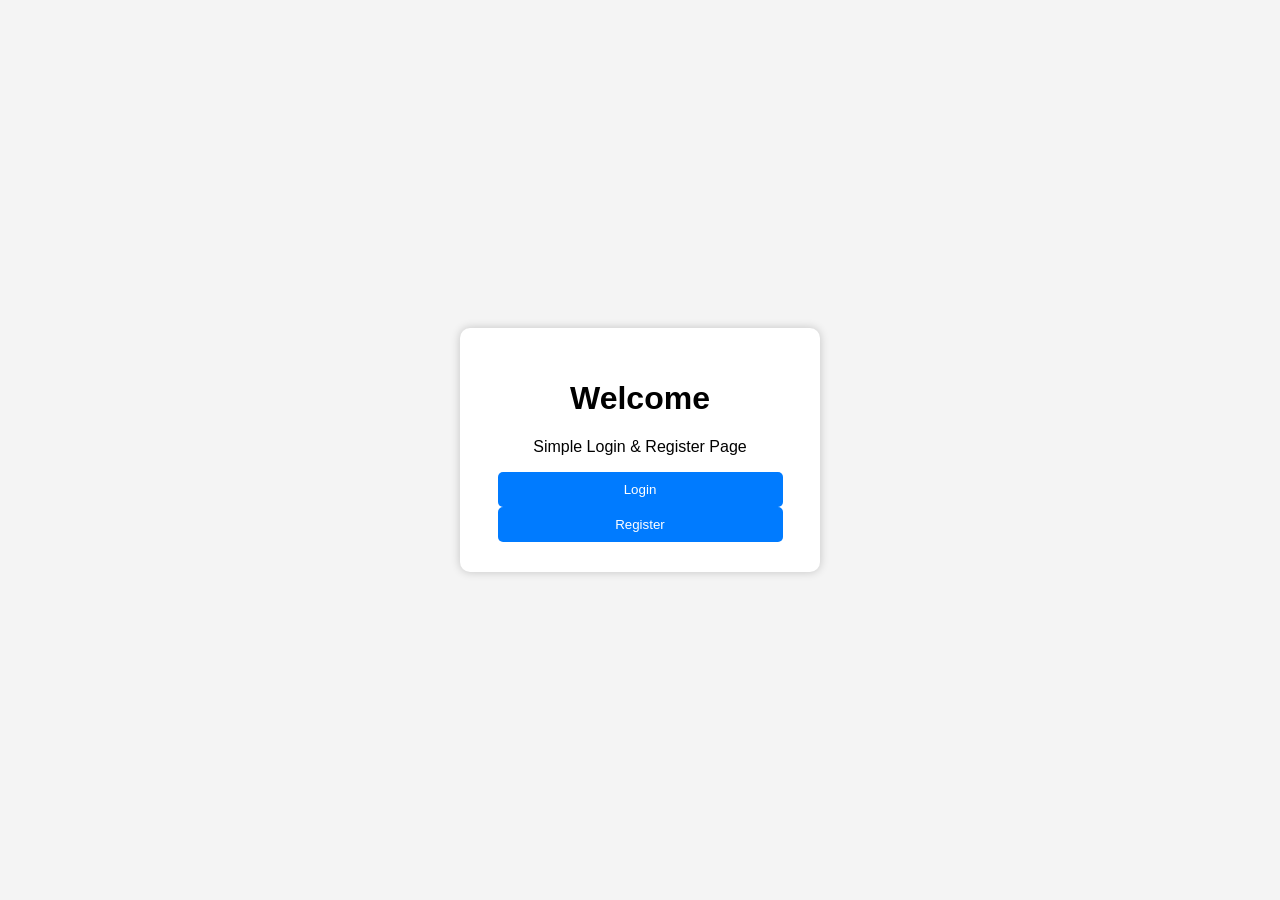
<file: index.html>
<!DOCTYPE html><html><head><title>Home</title><link rel="stylesheet" href="style.css"></head><body><div class="box"><h1>Welcome</h1><p>Simple Login & Register Page</p><a href="login.html"><button>Login</button></a><a href="register.html"><button>Register</button></a></div></body></html>
</file>
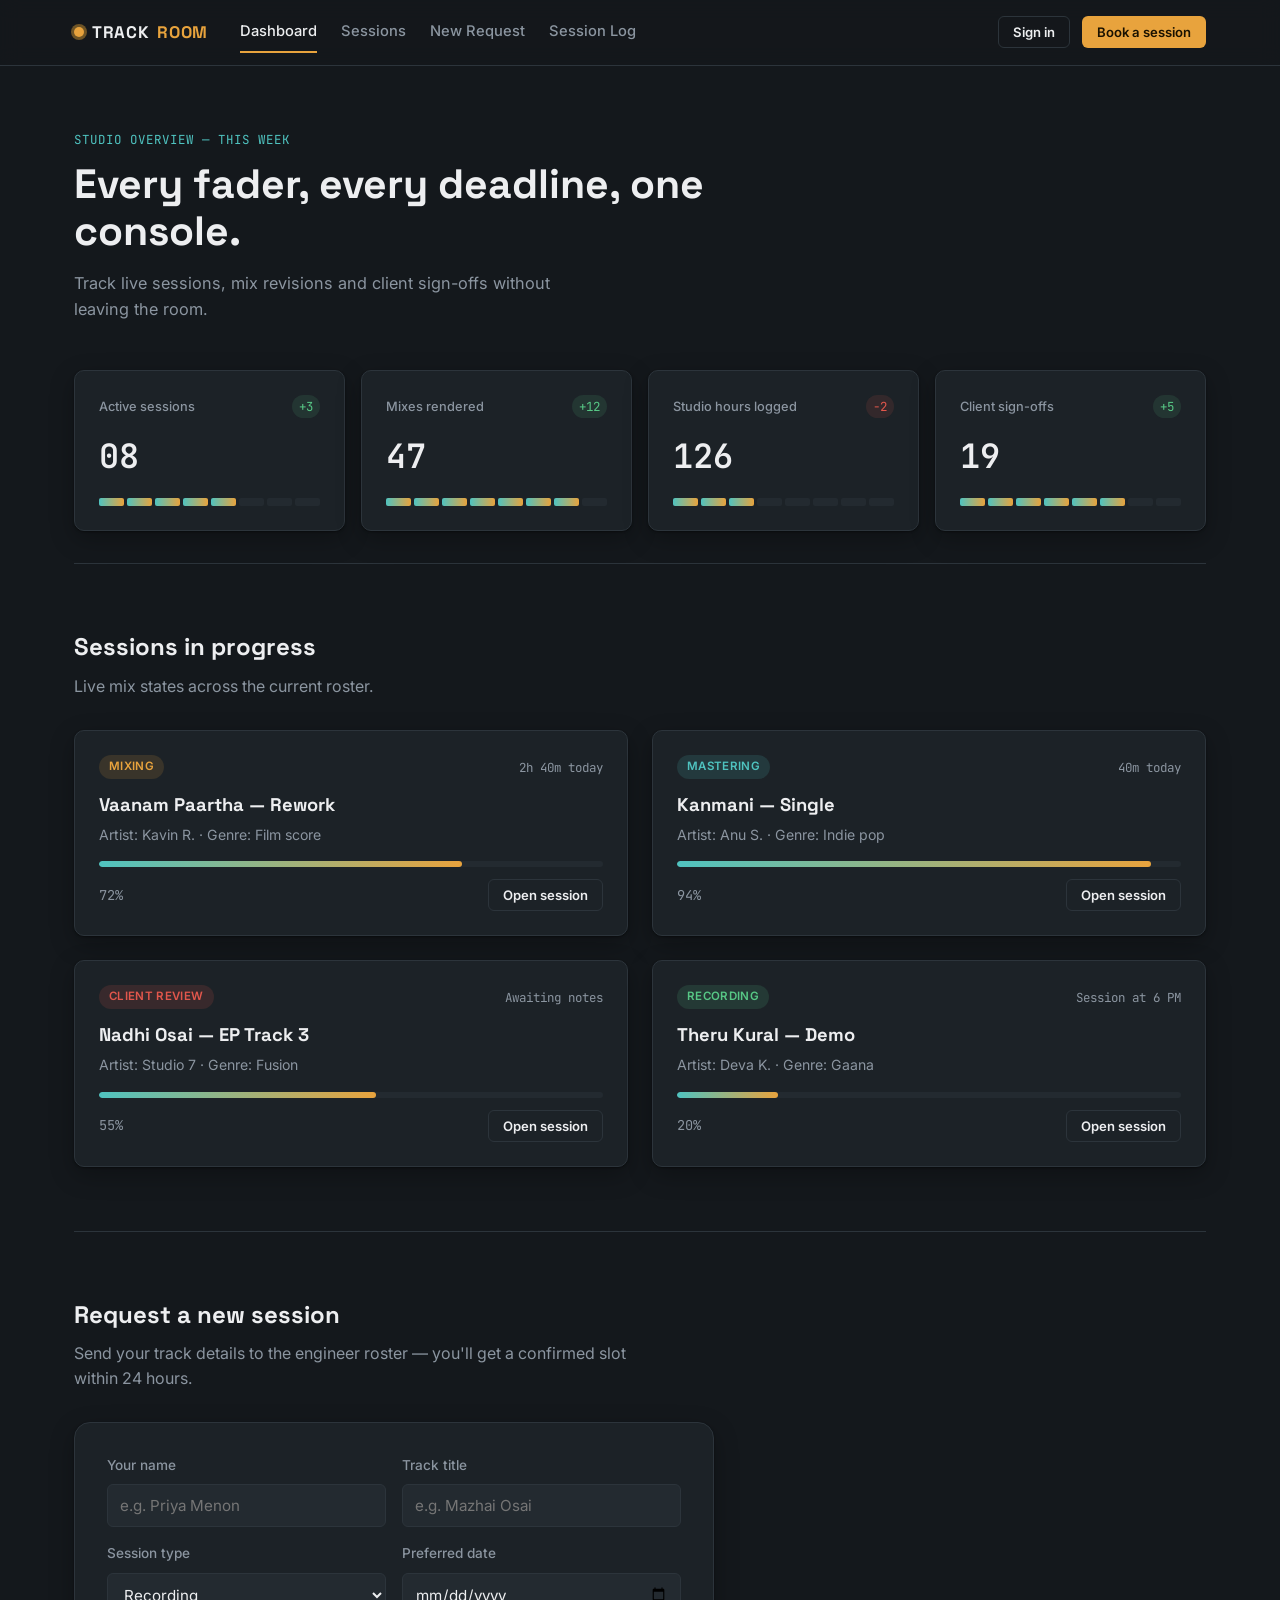
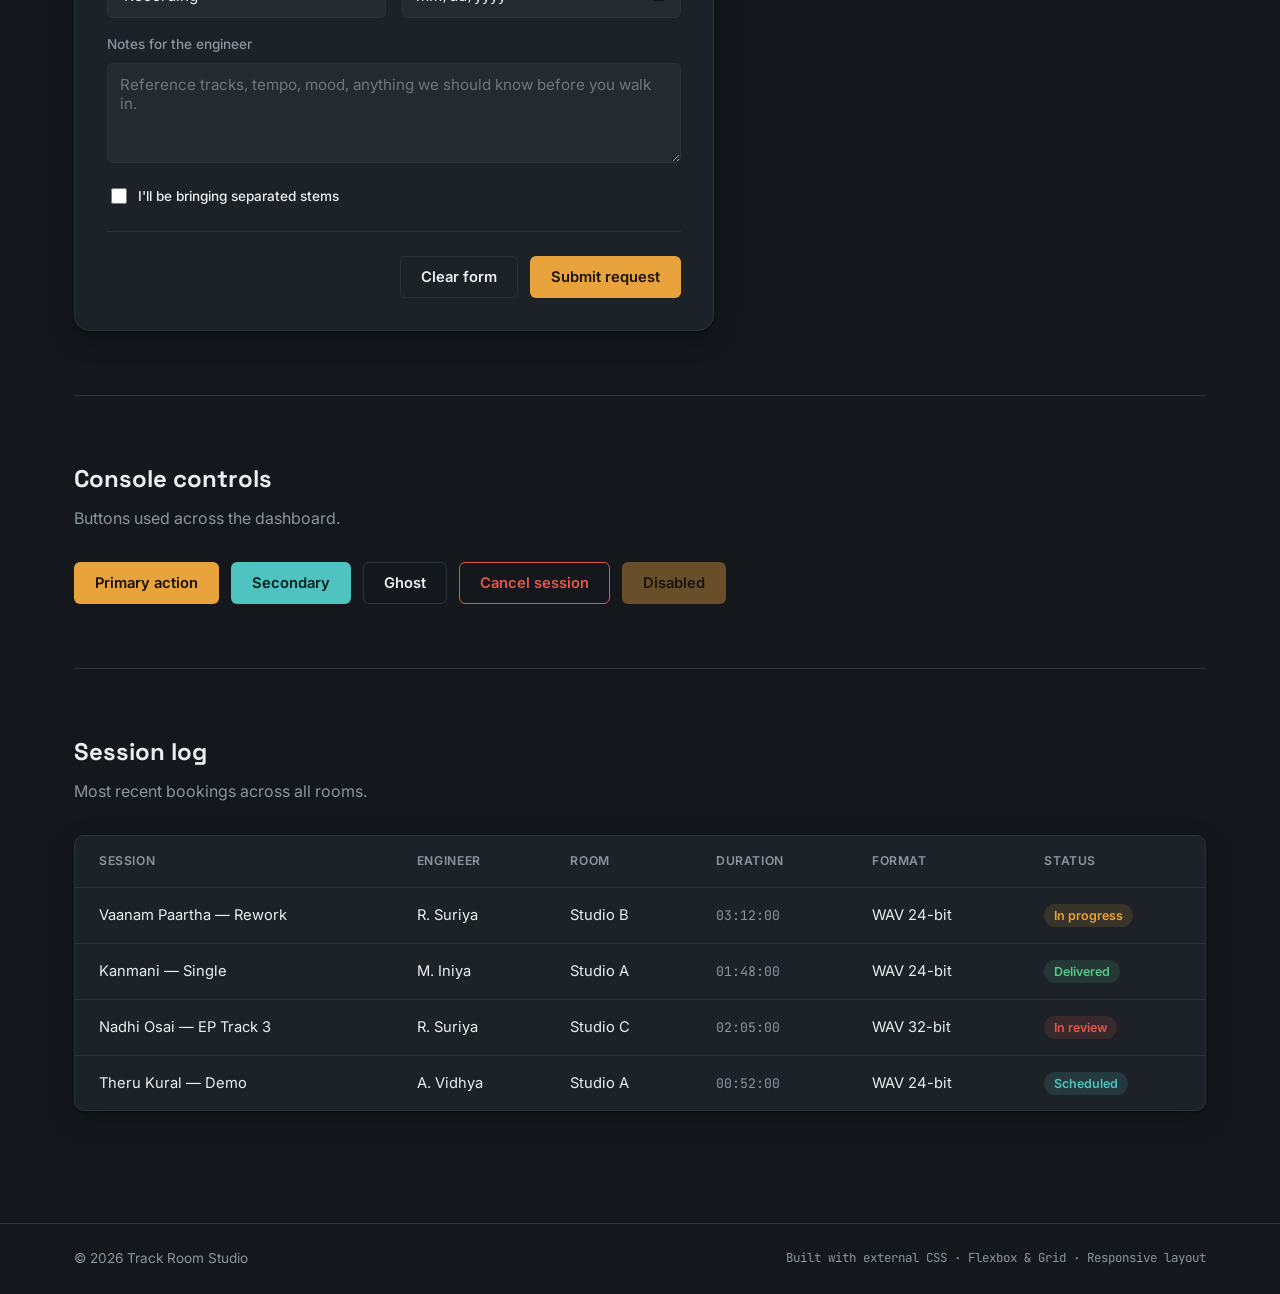
<file: index (1).html>
<!DOCTYPE html>
<html lang="en">
<head>
<meta charset="UTF-8">
<meta name="viewport" content="width=device-width, initial-scale=1.0">
<title>Track Room — Session Dashboard</title>
<link rel="preconnect" href="https://fonts.googleapis.com">
<link rel="preconnect" href="https://fonts.gstatic.com" crossorigin>
<link href="https://fonts.googleapis.com/css2?family=Space+Grotesk:wght@500;600;700&family=Inter:wght@400;500;600&family=JetBrains+Mono:wght@400;500;600&display=swap" rel="stylesheet">
<link rel="stylesheet" href="styles.css">
</head>
<body>

<!-- ============ NAVBAR ============ -->
<header class="navbar">
  <div class="navbar__inner">
    <a href="#" class="navbar__brand">
      <span class="brand__mark" aria-hidden="true"></span>
      TRACK<span class="brand__accent">ROOM</span>
    </a>

    <nav class="navbar__nav" id="primaryNav">
      <a href="#dashboard" class="nav__link nav__link--active">Dashboard</a>
      <a href="#projects" class="nav__link">Sessions</a>
      <a href="#newsession" class="nav__link">New Request</a>
      <a href="#log" class="nav__link">Session Log</a>
    </nav>

    <div class="navbar__actions">
      <button class="btn btn--ghost btn--sm">Sign in</button>
      <button class="btn btn--primary btn--sm">Book a session</button>
    </div>

    <button class="navbar__toggle" id="navToggle" aria-label="Toggle menu" aria-expanded="false" aria-controls="primaryNav">
      <span></span><span></span><span></span>
    </button>
  </div>
</header>

<main>

  <!-- ============ DASHBOARD HEADER / STATS ============ -->
  <section class="dashboard" id="dashboard">
    <div class="dashboard__heading">
      <p class="eyebrow">Studio overview — this week</p>
      <h1>Every fader, every deadline, one console.</h1>
      <p class="dashboard__lede">Track live sessions, mix revisions and client sign-offs without leaving the room.</p>
    </div>

    <div class="stat-grid">

      <article class="stat-card">
        <div class="stat-card__top">
          <span class="stat-card__label">Active sessions</span>
          <span class="stat-card__delta stat-card__delta--up">+3</span>
        </div>
        <p class="stat-card__value">08</p>
        <div class="meter" aria-hidden="true">
          <span class="meter__seg meter__seg--on"></span><span class="meter__seg meter__seg--on"></span>
          <span class="meter__seg meter__seg--on"></span><span class="meter__seg meter__seg--on"></span>
          <span class="meter__seg meter__seg--on"></span><span class="meter__seg"></span>
          <span class="meter__seg"></span><span class="meter__seg"></span>
        </div>
      </article>

      <article class="stat-card">
        <div class="stat-card__top">
          <span class="stat-card__label">Mixes rendered</span>
          <span class="stat-card__delta stat-card__delta--up">+12</span>
        </div>
        <p class="stat-card__value">47</p>
        <div class="meter" aria-hidden="true">
          <span class="meter__seg meter__seg--on"></span><span class="meter__seg meter__seg--on"></span>
          <span class="meter__seg meter__seg--on"></span><span class="meter__seg meter__seg--on"></span>
          <span class="meter__seg meter__seg--on"></span><span class="meter__seg meter__seg--on"></span>
          <span class="meter__seg meter__seg--on"></span><span class="meter__seg"></span>
        </div>
      </article>

      <article class="stat-card">
        <div class="stat-card__top">
          <span class="stat-card__label">Studio hours logged</span>
          <span class="stat-card__delta stat-card__delta--down">−2</span>
        </div>
        <p class="stat-card__value">126</p>
        <div class="meter" aria-hidden="true">
          <span class="meter__seg meter__seg--on"></span><span class="meter__seg meter__seg--on"></span>
          <span class="meter__seg meter__seg--on"></span><span class="meter__seg"></span>
          <span class="meter__seg"></span><span class="meter__seg"></span>
          <span class="meter__seg"></span><span class="meter__seg"></span>
        </div>
      </article>

      <article class="stat-card">
        <div class="stat-card__top">
          <span class="stat-card__label">Client sign-offs</span>
          <span class="stat-card__delta stat-card__delta--up">+5</span>
        </div>
        <p class="stat-card__value">19</p>
        <div class="meter" aria-hidden="true">
          <span class="meter__seg meter__seg--on"></span><span class="meter__seg meter__seg--on"></span>
          <span class="meter__seg meter__seg--on"></span><span class="meter__seg meter__seg--on"></span>
          <span class="meter__seg meter__seg--on"></span><span class="meter__seg meter__seg--on"></span>
          <span class="meter__seg"></span><span class="meter__seg"></span>
        </div>
      </article>

    </div>
  </section>

  <!-- ============ PROJECT CARDS ============ -->
  <section class="section" id="projects">
    <div class="section__head">
      <h2>Sessions in progress</h2>
      <p>Live mix states across the current roster.</p>
    </div>

    <div class="card-grid">

      <article class="project-card">
        <div class="project-card__top">
          <span class="tag tag--mix">Mixing</span>
          <span class="project-card__time">2h 40m today</span>
        </div>
        <h3>Vaanam Paartha — Rework</h3>
        <p class="project-card__artist">Artist: Kavin R. · Genre: Film score</p>
        <div class="progress" aria-label="72 percent complete">
          <div class="progress__fill" style="width:72%"></div>
        </div>
        <div class="project-card__foot">
          <span class="project-card__pct">72%</span>
          <button class="btn btn--ghost btn--sm">Open session</button>
        </div>
      </article>

      <article class="project-card">
        <div class="project-card__top">
          <span class="tag tag--master">Mastering</span>
          <span class="project-card__time">40m today</span>
        </div>
        <h3>Kanmani — Single</h3>
        <p class="project-card__artist">Artist: Anu S. · Genre: Indie pop</p>
        <div class="progress" aria-label="94 percent complete">
          <div class="progress__fill" style="width:94%"></div>
        </div>
        <div class="project-card__foot">
          <span class="project-card__pct">94%</span>
          <button class="btn btn--ghost btn--sm">Open session</button>
        </div>
      </article>

      <article class="project-card">
        <div class="project-card__top">
          <span class="tag tag--review">Client review</span>
          <span class="project-card__time">Awaiting notes</span>
        </div>
        <h3>Nadhi Osai — EP Track 3</h3>
        <p class="project-card__artist">Artist: Studio 7 · Genre: Fusion</p>
        <div class="progress" aria-label="55 percent complete">
          <div class="progress__fill" style="width:55%"></div>
        </div>
        <div class="project-card__foot">
          <span class="project-card__pct">55%</span>
          <button class="btn btn--ghost btn--sm">Open session</button>
        </div>
      </article>

      <article class="project-card">
        <div class="project-card__top">
          <span class="tag tag--record">Recording</span>
          <span class="project-card__time">Session at 6 PM</span>
        </div>
        <h3>Theru Kural — Demo</h3>
        <p class="project-card__artist">Artist: Deva K. · Genre: Gaana</p>
        <div class="progress" aria-label="20 percent complete">
          <div class="progress__fill" style="width:20%"></div>
        </div>
        <div class="project-card__foot">
          <span class="project-card__pct">20%</span>
          <button class="btn btn--ghost btn--sm">Open session</button>
        </div>
      </article>

    </div>
  </section>

  <!-- ============ NEW SESSION FORM ============ -->
  <section class="section section--split" id="newsession">
    <div class="section__head">
      <h2>Request a new session</h2>
      <p>Send your track details to the engineer roster — you'll get a confirmed slot within 24 hours.</p>
    </div>

    <form class="form-card" action="#" method="post">
      <div class="form-row">
        <div class="field">
          <label for="clientName">Your name</label>
          <input type="text" id="clientName" name="clientName" placeholder="e.g. Priya Menon" required>
        </div>
        <div class="field">
          <label for="trackTitle">Track title</label>
          <input type="text" id="trackTitle" name="trackTitle" placeholder="e.g. Mazhai Osai" required>
        </div>
      </div>

      <div class="form-row">
        <div class="field">
          <label for="sessionType">Session type</label>
          <select id="sessionType" name="sessionType">
            <option>Recording</option>
            <option>Mixing</option>
            <option>Mastering</option>
            <option>Full production</option>
          </select>
        </div>
        <div class="field">
          <label for="sessionDate">Preferred date</label>
          <input type="date" id="sessionDate" name="sessionDate">
        </div>
      </div>

      <div class="field">
        <label for="notes">Notes for the engineer</label>
        <textarea id="notes" name="notes" rows="4" placeholder="Reference tracks, tempo, mood, anything we should know before you walk in."></textarea>
      </div>

      <div class="field field--checkbox">
        <input type="checkbox" id="stems" name="stems">
        <label for="stems">I'll be bringing separated stems</label>
      </div>

      <div class="form-card__actions">
        <button type="reset" class="btn btn--ghost">Clear form</button>
        <button type="submit" class="btn btn--primary">Submit request</button>
      </div>
    </form>
  </section>

  <!-- ============ BUTTON SHOWCASE ============ -->
  <section class="section">
    <div class="section__head">
      <h2>Console controls</h2>
      <p>Buttons used across the dashboard.</p>
    </div>
    <div class="button-row">
      <button class="btn btn--primary">Primary action</button>
      <button class="btn btn--secondary">Secondary</button>
      <button class="btn btn--ghost">Ghost</button>
      <button class="btn btn--danger">Cancel session</button>
      <button class="btn btn--primary" disabled>Disabled</button>
    </div>
  </section>

  <!-- ============ SESSION LOG TABLE ============ -->
  <section class="section" id="log">
    <div class="section__head">
      <h2>Session log</h2>
      <p>Most recent bookings across all rooms.</p>
    </div>

    <div class="table-wrap">
      <table class="data-table">
        <thead>
          <tr>
            <th>Session</th>
            <th>Engineer</th>
            <th>Room</th>
            <th>Duration</th>
            <th>Format</th>
            <th>Status</th>
          </tr>
        </thead>
        <tbody>
          <tr>
            <td data-label="Session">Vaanam Paartha — Rework</td>
            <td data-label="Engineer">R. Suriya</td>
            <td data-label="Room">Studio B</td>
            <td data-label="Duration"><span class="mono">03:12:00</span></td>
            <td data-label="Format">WAV 24-bit</td>
            <td data-label="Status"><span class="status status--progress">In progress</span></td>
          </tr>
          <tr>
            <td data-label="Session">Kanmani — Single</td>
            <td data-label="Engineer">M. Iniya</td>
            <td data-label="Room">Studio A</td>
            <td data-label="Duration"><span class="mono">01:48:00</span></td>
            <td data-label="Format">WAV 24-bit</td>
            <td data-label="Status"><span class="status status--done">Delivered</span></td>
          </tr>
          <tr>
            <td data-label="Session">Nadhi Osai — EP Track 3</td>
            <td data-label="Engineer">R. Suriya</td>
            <td data-label="Room">Studio C</td>
            <td data-label="Duration"><span class="mono">02:05:00</span></td>
            <td data-label="Format">WAV 32-bit</td>
            <td data-label="Status"><span class="status status--review">In review</span></td>
          </tr>
          <tr>
            <td data-label="Session">Theru Kural — Demo</td>
            <td data-label="Engineer">A. Vidhya</td>
            <td data-label="Room">Studio A</td>
            <td data-label="Duration"><span class="mono">00:52:00</span></td>
            <td data-label="Format">WAV 24-bit</td>
            <td data-label="Status"><span class="status status--scheduled">Scheduled</span></td>
          </tr>
        </tbody>
      </table>
    </div>
  </section>

</main>

<!-- ============ FOOTER ============ -->
<footer class="footer">
  <div class="footer__inner">
    <span>© 2026 Track Room Studio</span>
    <span class="footer__meta">Built with external CSS · Flexbox &amp; Grid · Responsive layout</span>
  </div>
</footer>

<script src="script.js"></script>
</body>
</html>
</file>
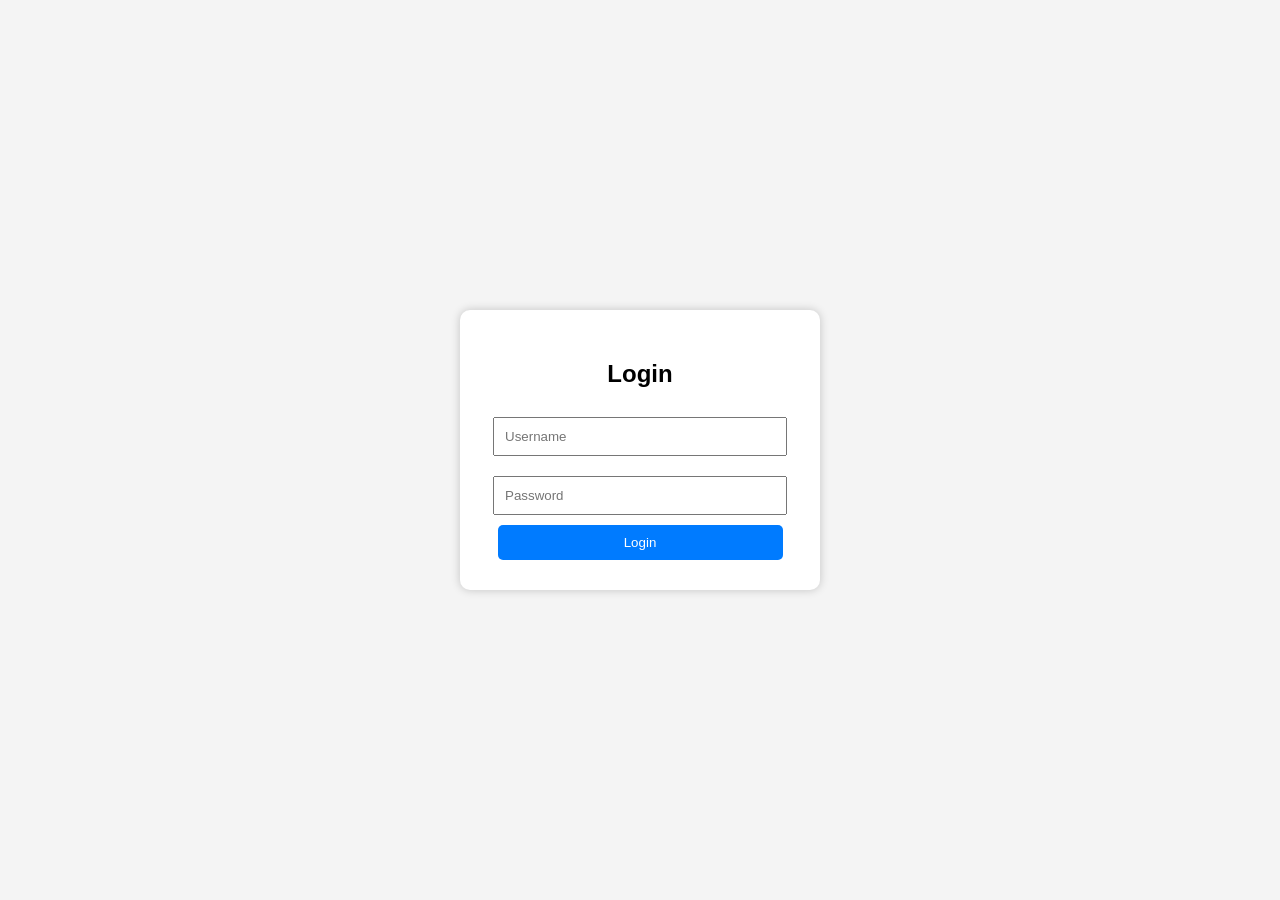
<file: login.html>
<!DOCTYPE html><html><head><title>Login</title><link rel="stylesheet" href="style.css"></head><body><div class="box"><h2>Login</h2><form><input type="text" placeholder="Username" required><input type="password" placeholder="Password" required><button>Login</button></form></div></body></html>
</file>
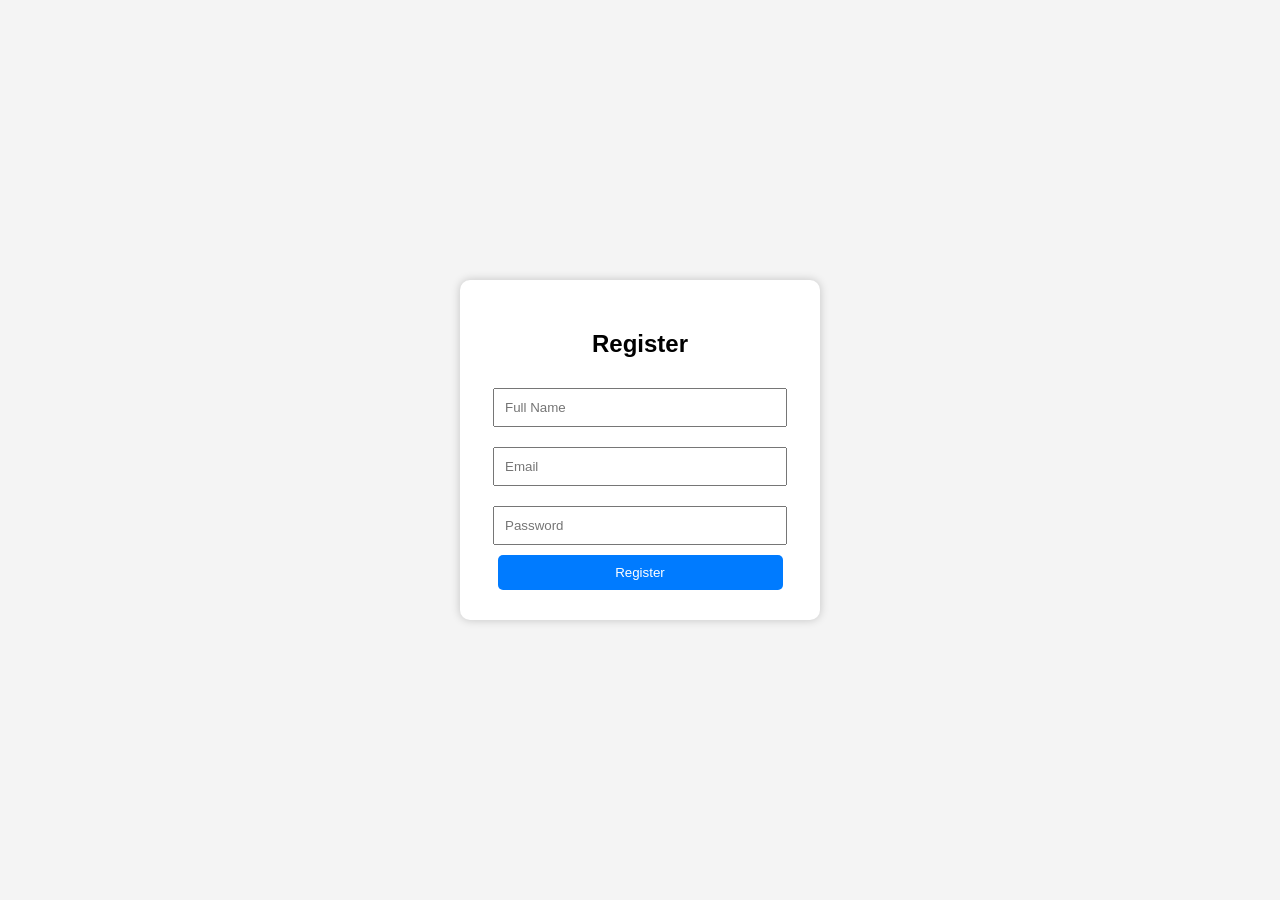
<file: register.html>
<!DOCTYPE html><html><head><title>Register</title><link rel="stylesheet" href="style.css"></head><body><div class="box"><h2>Register</h2><form><input type="text" placeholder="Full Name" required><input type="email" placeholder="Email" required><input type="password" placeholder="Password" required><button>Register</button></form></div></body></html>
</file>
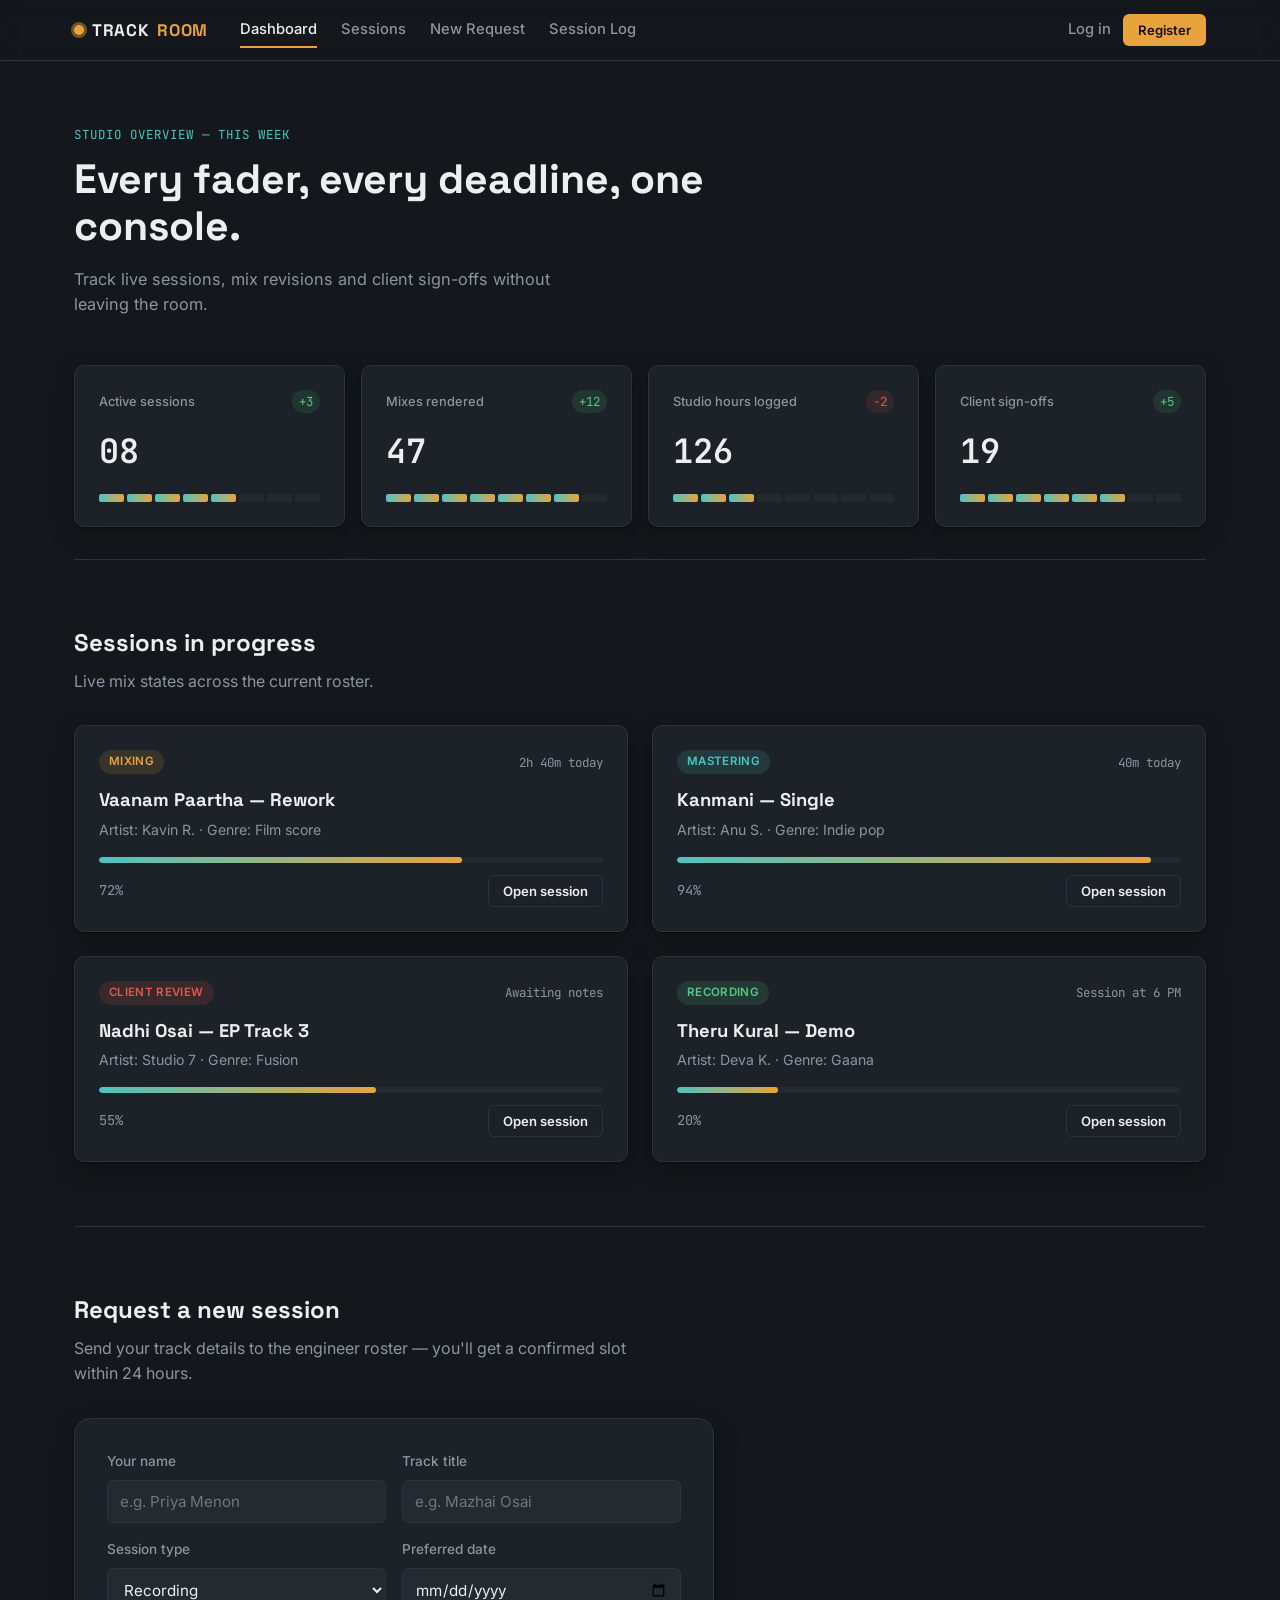
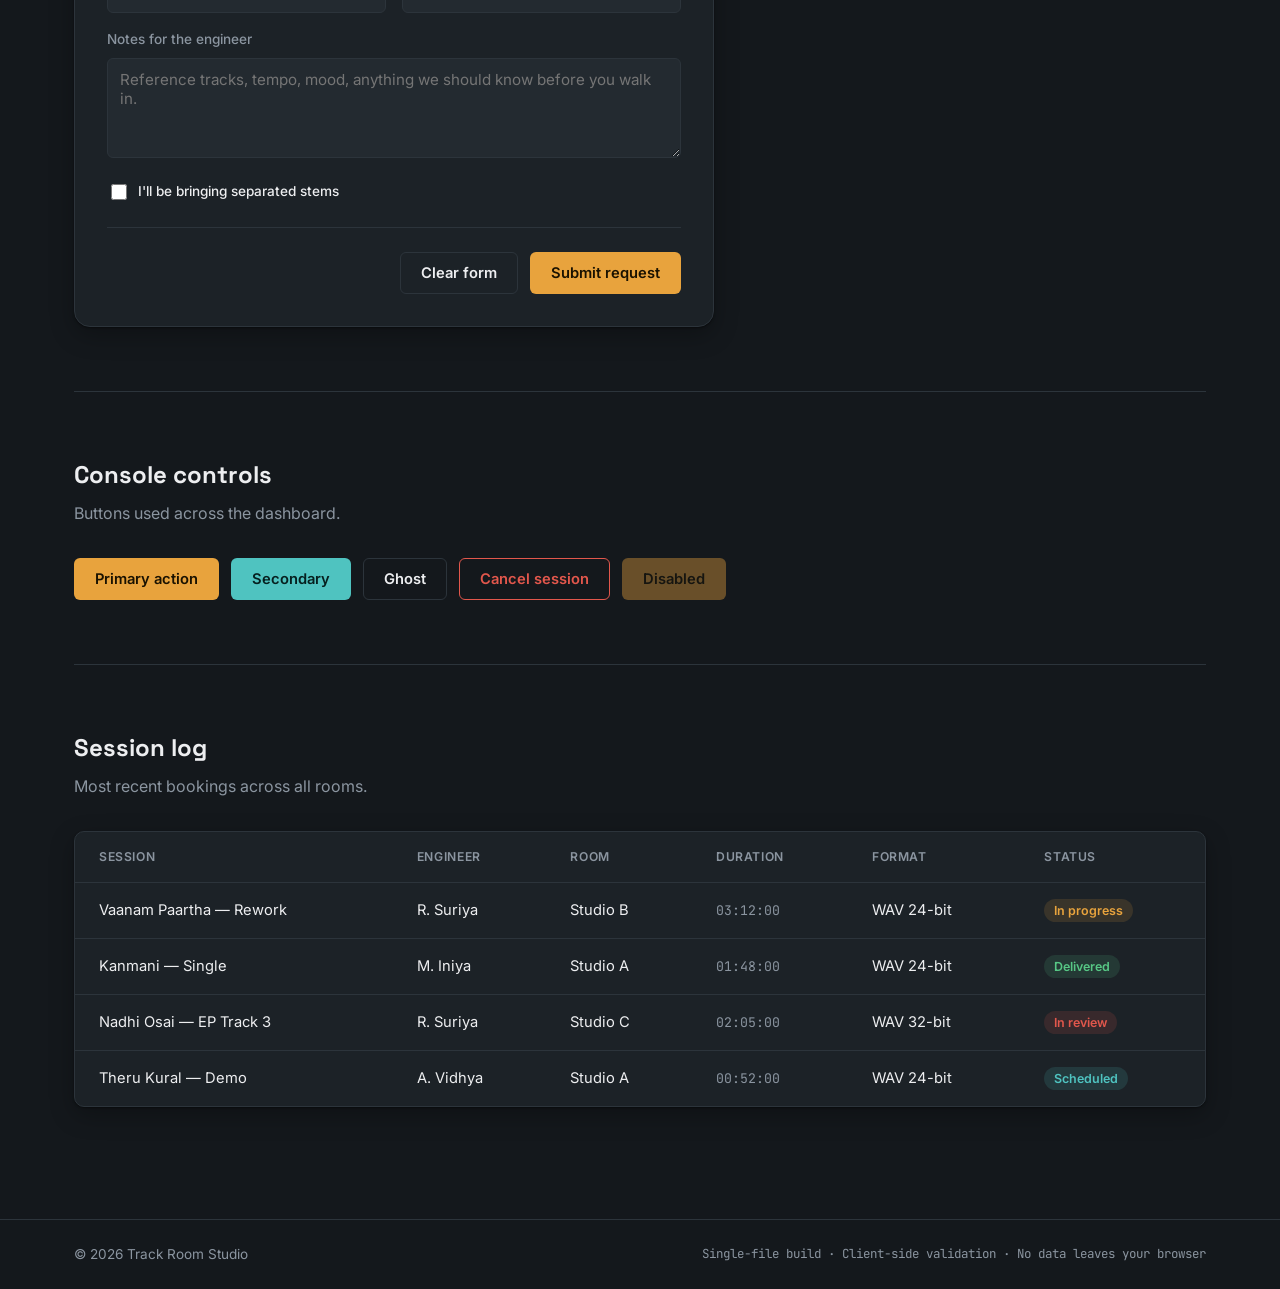
<file: trackroom-single.html>
<!DOCTYPE html>
<html lang="en">
<head>
<meta charset="UTF-8">
<meta name="viewport" content="width=device-width, initial-scale=1.0">
<title>Track Room — Session Dashboard</title>
<link rel="preconnect" href="https://fonts.googleapis.com">
<link rel="preconnect" href="https://fonts.gstatic.com" crossorigin>
<link href="https://fonts.googleapis.com/css2?family=Space+Grotesk:wght@500;600;700&family=Inter:wght@400;500;600&family=JetBrains+Mono:wght@400;500;600&display=swap" rel="stylesheet">
<style>
/* ==========================================================================
   TRACK ROOM — design tokens
   ========================================================================== */
:root {
  --bg:          #14181C;
  --surface:     #1C2227;
  --surface-2:   #232A30;
  --border:      #2C343B;
  --text:        #EDEEF0;
  --text-muted:  #8B95A0;
  --accent:      #E8A33D;
  --accent-dim:  #6E5426;
  --accent-2:    #4FC3C0;
  --danger:      #E2574C;
  --success:     #57C785;

  --font-display: 'Space Grotesk', sans-serif;
  --font-body:    'Inter', sans-serif;
  --font-mono:    'JetBrains Mono', monospace;

  --space-1: 4px; --space-2: 8px; --space-3: 12px; --space-4: 16px;
  --space-5: 24px; --space-6: 32px; --space-7: 48px; --space-8: 64px;

  --radius-sm: 6px; --radius-md: 10px; --radius-lg: 16px;
  --max-width: 1180px;
  --shadow-card: 0 1px 2px rgba(0,0,0,0.4), 0 8px 24px rgba(0,0,0,0.28);
  --shadow-pop:  0 12px 32px rgba(0,0,0,0.45);
}

*, *::before, *::after { box-sizing: border-box; }
html { -webkit-text-size-adjust: 100%; }
body {
  margin: 0; background: var(--bg); color: var(--text);
  font-family: var(--font-body); font-size: 16px; line-height: 1.55;
  overflow-x: hidden;
}
h1, h2, h3, h4 { font-family: var(--font-display); margin: 0; color: var(--text); }
p { margin: 0; }
a { color: inherit; text-decoration: none; }
button { font-family: var(--font-body); cursor: pointer; }
img { max-width: 100%; display: block; }
:focus-visible { outline: 2px solid var(--accent); outline-offset: 2px; }
.mono { font-family: var(--font-mono); color: var(--text-muted); font-size: 0.9em; }
[hidden] { display: none !important; }

/* Navbar */
.navbar {
  position: sticky; top: 0; z-index: 50;
  background: rgba(20, 24, 28, 0.85); backdrop-filter: blur(10px);
  border-bottom: 1px solid var(--border);
}
.navbar__inner {
  max-width: var(--max-width); margin: 0 auto; padding: var(--space-3) var(--space-5);
  display: flex; align-items: center; gap: var(--space-6);
}
.navbar__brand {
  font-family: var(--font-display); font-weight: 700; font-size: 1.05rem;
  letter-spacing: 0.04em; display: flex; align-items: center; gap: var(--space-2);
  white-space: nowrap; background: none; border: none; color: var(--text); padding: 0;
}
.brand__accent { color: var(--accent); }
.brand__mark {
  width: 10px; height: 10px; border-radius: 50%; background: var(--accent);
  box-shadow: 0 0 0 3px var(--accent-dim);
}
.navbar__nav { display: flex; gap: var(--space-5); flex: 1; }
.nav__link {
  font-size: 0.92rem; color: var(--text-muted); font-weight: 500;
  padding: var(--space-2) 0; border-bottom: 2px solid transparent;
  transition: color 0.15s ease, border-color 0.15s ease;
  background: none; border-top: none; border-left: none; border-right: none;
}
.nav__link:hover { color: var(--text); }
.nav__link--active { color: var(--text); border-bottom-color: var(--accent); }
.navbar__toggle {
  display: none; flex-direction: column; justify-content: center; gap: 5px;
  width: 36px; height: 36px; background: transparent; border: 1px solid var(--border);
  border-radius: var(--radius-sm); padding: 0;
}
.navbar__toggle span { display: block; height: 2px; margin: 0 7px; background: var(--text); border-radius: 2px; }

.navbar__auth { display: flex; align-items: center; gap: var(--space-3); margin-left: auto; padding-left: var(--space-5); }
.navbar__user { font-size: 0.88rem; color: var(--text-muted); font-family: var(--font-mono); white-space: nowrap; }
.navbar__user strong { color: var(--text); font-weight: 600; }

/* Buttons */
.btn {
  font-weight: 600; font-size: 0.92rem; border-radius: var(--radius-sm);
  border: 1px solid transparent; padding: 11px 20px;
  transition: transform 0.12s ease, background 0.15s ease, border-color 0.15s ease, opacity 0.15s ease;
}
.btn:active { transform: translateY(1px); }
.btn--sm { padding: 7px 14px; font-size: 0.82rem; }
.btn--primary { background: var(--accent); color: #1A1200; }
.btn--primary:hover { background: #F0AE52; }
.btn--secondary { background: var(--accent-2); color: #06201F; }
.btn--secondary:hover { background: #69D1CE; }
.btn--ghost { background: transparent; border-color: var(--border); color: var(--text); }
.btn--ghost:hover { border-color: var(--accent); color: var(--accent); }
.btn--danger { background: transparent; border-color: var(--danger); color: var(--danger); }
.btn--danger:hover { background: rgba(226, 87, 76, 0.12); }
.btn[disabled] { opacity: 0.4; cursor: not-allowed; }
.button-row { display: flex; flex-wrap: wrap; gap: var(--space-3); }

/* Layout */
main { max-width: var(--max-width); margin: 0 auto; padding: 0 var(--space-5); }
.section { padding: var(--space-8) 0; border-top: 1px solid var(--border); }
.section__head { margin-bottom: var(--space-6); max-width: 560px; }
.section__head h2 { font-size: 1.5rem; margin-bottom: var(--space-2); }
.section__head p { color: var(--text-muted); }
.eyebrow {
  font-family: var(--font-mono); font-size: 0.78rem; letter-spacing: 0.08em;
  text-transform: uppercase; color: var(--accent-2); margin-bottom: var(--space-3);
}

/* Dashboard header + stats */
.dashboard { padding: var(--space-8) 0 var(--space-6); }
.dashboard__heading h1 { font-size: clamp(1.8rem, 3.2vw, 2.6rem); line-height: 1.15; max-width: 700px; }
.dashboard__lede { color: var(--text-muted); margin-top: var(--space-4); max-width: 520px; font-size: 1.02rem; }
.stat-grid { margin-top: var(--space-7); display: grid; grid-template-columns: repeat(4, 1fr); gap: var(--space-4); }
.stat-card { background: var(--surface); border: 1px solid var(--border); border-radius: var(--radius-md); padding: var(--space-5); box-shadow: var(--shadow-card); }
.stat-card__top { display: flex; justify-content: space-between; align-items: center; margin-bottom: var(--space-3); }
.stat-card__label { font-size: 0.8rem; color: var(--text-muted); font-weight: 500; }
.stat-card__delta { font-family: var(--font-mono); font-size: 0.78rem; padding: 2px 7px; border-radius: 999px; }
.stat-card__delta--up { color: var(--success); background: rgba(87,199,133,0.12); }
.stat-card__delta--down { color: var(--danger); background: rgba(226,87,76,0.12); }
.stat-card__value { font-family: var(--font-mono); font-size: 2.1rem; font-weight: 600; margin-bottom: var(--space-4); }
.meter { display: flex; gap: 3px; }
.meter__seg { height: 8px; flex: 1; background: var(--surface-2); border-radius: 2px; }
.meter__seg--on { background: linear-gradient(90deg, var(--accent-2), var(--accent)); }

/* Project cards */
.card-grid { display: grid; grid-template-columns: repeat(2, 1fr); gap: var(--space-5); }
.project-card { background: var(--surface); border: 1px solid var(--border); border-radius: var(--radius-md); padding: var(--space-5); box-shadow: var(--shadow-card); }
.project-card__top { display: flex; justify-content: space-between; align-items: center; margin-bottom: var(--space-3); }
.project-card__time { font-family: var(--font-mono); font-size: 0.78rem; color: var(--text-muted); }
.project-card h3 { font-size: 1.15rem; margin-bottom: var(--space-1); }
.project-card__artist { color: var(--text-muted); font-size: 0.88rem; margin-bottom: var(--space-4); }
.tag { font-size: 0.72rem; font-weight: 600; padding: 3px 10px; border-radius: 999px; text-transform: uppercase; letter-spacing: 0.03em; }
.tag--mix { background: rgba(232,163,61,0.14); color: var(--accent); }
.tag--master { background: rgba(79,195,192,0.14); color: var(--accent-2); }
.tag--review { background: rgba(226,87,76,0.14); color: var(--danger); }
.tag--record { background: rgba(87,199,133,0.14); color: var(--success); }
.progress { height: 6px; border-radius: 999px; background: var(--surface-2); overflow: hidden; margin-bottom: var(--space-3); }
.progress__fill { height: 100%; background: linear-gradient(90deg, var(--accent-2), var(--accent)); border-radius: 999px; }
.project-card__foot { display: flex; justify-content: space-between; align-items: center; }
.project-card__pct { font-family: var(--font-mono); font-size: 0.85rem; color: var(--text-muted); }

/* Form card (new session request) */
.form-card {
  background: var(--surface); border: 1px solid var(--border); border-radius: var(--radius-lg);
  padding: var(--space-6); max-width: 640px; box-shadow: var(--shadow-card);
}
.form-row { display: grid; grid-template-columns: 1fr 1fr; gap: var(--space-4); }
.field { margin-bottom: var(--space-4); }
.field label { display: block; font-size: 0.85rem; font-weight: 500; color: var(--text-muted); margin-bottom: var(--space-2); }
.field input[type="text"], .field input[type="date"], .field input[type="tel"],
.field input[type="password"], .field select, .field textarea {
  width: 100%; background: var(--surface-2); border: 1px solid var(--border); border-radius: var(--radius-sm);
  color: var(--text); padding: 11px 12px; font-family: var(--font-body); font-size: 0.95rem;
  transition: border-color 0.15s ease;
}
.field input:focus, .field select:focus, .field textarea:focus { border-color: var(--accent); outline: none; }
.field textarea { resize: vertical; min-height: 90px; }
.field--checkbox { display: flex; align-items: center; gap: var(--space-2); }
.field--checkbox label { margin: 0; color: var(--text); }
.field--checkbox input { accent-color: var(--accent); width: 16px; height: 16px; }
.form-card__actions {
  display: flex; justify-content: flex-end; gap: var(--space-3); margin-top: var(--space-5);
  border-top: 1px solid var(--border); padding-top: var(--space-5);
}

/* Table */
.table-wrap { background: var(--surface); border: 1px solid var(--border); border-radius: var(--radius-md); overflow-x: auto; box-shadow: var(--shadow-card); }
.data-table { width: 100%; border-collapse: collapse; min-width: 640px; }
.data-table th {
  text-align: left; font-size: 0.76rem; text-transform: uppercase; letter-spacing: 0.05em;
  color: var(--text-muted); padding: var(--space-4) var(--space-5); border-bottom: 1px solid var(--border); font-weight: 600;
}
.data-table td { padding: var(--space-4) var(--space-5); border-bottom: 1px solid var(--border); font-size: 0.92rem; }
.data-table tr:last-child td { border-bottom: none; }
.data-table tbody tr:hover { background: var(--surface-2); }
.status { font-size: 0.78rem; font-weight: 600; padding: 4px 10px; border-radius: 999px; white-space: nowrap; }
.status--progress { background: rgba(232,163,61,0.14); color: var(--accent); }
.status--done { background: rgba(87,199,133,0.14); color: var(--success); }
.status--review { background: rgba(226,87,76,0.14); color: var(--danger); }
.status--scheduled { background: rgba(79,195,192,0.14); color: var(--accent-2); }

/* Auth pages (login / register) */
.auth-page { min-height: calc(100vh - 65px); display: flex; align-items: center; justify-content: center; padding: var(--space-7) var(--space-4); }
.auth-card { width: 100%; max-width: 440px; background: var(--surface); border: 1px solid var(--border); border-radius: var(--radius-lg); padding: var(--space-6); box-shadow: var(--shadow-pop); }
.auth-card__head { margin-bottom: var(--space-5); }
.auth-card__head h1 { font-size: 1.5rem; margin-bottom: var(--space-2); }
.auth-card__head p { color: var(--text-muted); font-size: 0.9rem; }
.auth-card__foot { margin-top: var(--space-5); padding-top: var(--space-4); border-top: 1px solid var(--border); font-size: 0.88rem; color: var(--text-muted); text-align: center; }
.auth-card__foot button { background: none; border: none; padding: 0; color: var(--accent); font-weight: 600; font-size: inherit; cursor: pointer; }
.auth-card__foot button:hover { text-decoration: underline; }

.banner { border-radius: var(--radius-sm); padding: var(--space-3) var(--space-4); font-size: 0.88rem; font-weight: 500; margin-bottom: var(--space-4); border: 1px solid transparent; }
.banner--error { background: rgba(226,87,76,0.12); border-color: rgba(226,87,76,0.4); color: #FF9992; }
.banner--success { background: rgba(87,199,133,0.12); border-color: rgba(87,199,133,0.4); color: #8CE3AE; }

.field-error { display: block; min-height: 1.1em; font-size: 0.78rem; color: #FF9992; margin-top: var(--space-1); }
.field input.is-invalid, .field select.is-invalid { border-color: var(--danger); }
.field input.is-valid, .field select.is-valid { border-color: var(--success); }
.field--checkbox.field--terms { align-items: flex-start; margin-bottom: var(--space-1); }
.field--checkbox.field--terms input { margin-top: 3px; }
.field--checkbox.field--terms label { font-size: 0.85rem; }
#regTermsError { margin-bottom: var(--space-4); }
.auth-card .form-card__actions { justify-content: stretch; border-top: none; padding-top: 0; margin-top: var(--space-2); }
.auth-card .btn--primary { width: 100%; }

/* Footer */
.footer { border-top: 1px solid var(--border); margin-top: var(--space-7); }
.footer__inner { max-width: var(--max-width); margin: 0 auto; padding: var(--space-5); display: flex; justify-content: space-between; flex-wrap: wrap; gap: var(--space-2); color: var(--text-muted); font-size: 0.85rem; }
.footer__meta { font-family: var(--font-mono); font-size: 0.78rem; }

/* Tablet */
@media (max-width: 1024px) {
  .stat-grid { grid-template-columns: repeat(2, 1fr); }
  .card-grid { grid-template-columns: 1fr; }
  .navbar__nav { gap: var(--space-4); }
}

/* Mobile */
@media (max-width: 720px) {
  main { padding: 0 var(--space-4); }
  .navbar__nav {
    position: absolute; top: 100%; left: 0; right: 0; background: var(--surface);
    border-bottom: 1px solid var(--border); flex-direction: column; gap: 0;
    padding: var(--space-2) 0; display: none;
  }
  .navbar__nav.is-open { display: flex; }
  .nav__link { padding: var(--space-3) var(--space-5); border-bottom: none; border-left: 2px solid transparent; }
  .nav__link--active { border-left-color: var(--accent); background: var(--surface-2); }
  .navbar__toggle { display: flex; }
  .navbar__auth { margin-left: 0; padding: var(--space-4) var(--space-5) var(--space-3); border-top: 1px solid var(--border); justify-content: space-between; }
  .stat-grid { grid-template-columns: 1fr 1fr; gap: var(--space-3); }
  .stat-card__value { font-size: 1.7rem; }
  .form-row { grid-template-columns: 1fr; }
  .section { padding: var(--space-6) 0; }
  .dashboard { padding-top: var(--space-6); }
  .data-table thead { display: none; }
  .data-table, .data-table tbody, .data-table tr, .data-table td { display: block; width: 100%; }
  .data-table tr { border-bottom: 1px solid var(--border); padding: var(--space-4) var(--space-5); }
  .data-table td { border-bottom: none; padding: var(--space-1) 0; display: flex; justify-content: space-between; gap: var(--space-3); }
  .data-table td::before { content: attr(data-label); font-size: 0.76rem; color: var(--text-muted); font-weight: 600; }
  .table-wrap { overflow-x: hidden; }
}

/* Small mobile */
@media (max-width: 420px) {
  .stat-grid { grid-template-columns: 1fr; }
  .button-row { flex-direction: column; align-items: stretch; }
  .form-card { padding: var(--space-5) var(--space-4); }
}
</style>
</head>
<body>

<!-- ============ NAVBAR ============ -->
<header class="navbar">
  <div class="navbar__inner">
    <button class="navbar__brand" data-nav="dashboard" type="button">
      <span class="brand__mark" aria-hidden="true"></span>
      TRACK<span class="brand__accent">ROOM</span>
    </button>

    <nav class="navbar__nav" id="primaryNav">
      <button class="nav__link nav__link--active" data-nav="dashboard" data-scroll="dashboard" type="button">Dashboard</button>
      <button class="nav__link" data-nav="dashboard" data-scroll="projects" type="button">Sessions</button>
      <button class="nav__link" data-nav="dashboard" data-scroll="newsession" type="button">New Request</button>
      <button class="nav__link" data-nav="dashboard" data-scroll="log" type="button">Session Log</button>

      <div class="navbar__auth" id="guestActions">
        <button class="nav__link" data-nav="login" type="button">Log in</button>
        <button class="btn btn--primary btn--sm" data-nav="register" type="button">Register</button>
      </div>

      <div class="navbar__auth" id="userActions" hidden>
        <span class="navbar__user" id="navUserName">Welcome back</span>
        <button class="btn btn--ghost btn--sm" id="logoutBtn" type="button">Log out</button>
      </div>
    </nav>

    <button class="navbar__toggle" id="navToggle" aria-label="Toggle menu" aria-expanded="false" aria-controls="primaryNav">
      <span></span><span></span><span></span>
    </button>
  </div>
</header>

<!-- ============ VIEW: DASHBOARD ============ -->
<main id="view-dashboard">

  <section class="dashboard" id="dashboard">
    <div class="dashboard__heading">
      <p class="eyebrow">Studio overview — this week</p>
      <h1>Every fader, every deadline, one console.</h1>
      <p class="dashboard__lede">Track live sessions, mix revisions and client sign-offs without leaving the room.</p>
    </div>

    <div class="stat-grid">
      <article class="stat-card">
        <div class="stat-card__top"><span class="stat-card__label">Active sessions</span><span class="stat-card__delta stat-card__delta--up">+3</span></div>
        <p class="stat-card__value">08</p>
        <div class="meter" aria-hidden="true">
          <span class="meter__seg meter__seg--on"></span><span class="meter__seg meter__seg--on"></span>
          <span class="meter__seg meter__seg--on"></span><span class="meter__seg meter__seg--on"></span>
          <span class="meter__seg meter__seg--on"></span><span class="meter__seg"></span>
          <span class="meter__seg"></span><span class="meter__seg"></span>
        </div>
      </article>
      <article class="stat-card">
        <div class="stat-card__top"><span class="stat-card__label">Mixes rendered</span><span class="stat-card__delta stat-card__delta--up">+12</span></div>
        <p class="stat-card__value">47</p>
        <div class="meter" aria-hidden="true">
          <span class="meter__seg meter__seg--on"></span><span class="meter__seg meter__seg--on"></span>
          <span class="meter__seg meter__seg--on"></span><span class="meter__seg meter__seg--on"></span>
          <span class="meter__seg meter__seg--on"></span><span class="meter__seg meter__seg--on"></span>
          <span class="meter__seg meter__seg--on"></span><span class="meter__seg"></span>
        </div>
      </article>
      <article class="stat-card">
        <div class="stat-card__top"><span class="stat-card__label">Studio hours logged</span><span class="stat-card__delta stat-card__delta--down">−2</span></div>
        <p class="stat-card__value">126</p>
        <div class="meter" aria-hidden="true">
          <span class="meter__seg meter__seg--on"></span><span class="meter__seg meter__seg--on"></span>
          <span class="meter__seg meter__seg--on"></span><span class="meter__seg"></span>
          <span class="meter__seg"></span><span class="meter__seg"></span>
          <span class="meter__seg"></span><span class="meter__seg"></span>
        </div>
      </article>
      <article class="stat-card">
        <div class="stat-card__top"><span class="stat-card__label">Client sign-offs</span><span class="stat-card__delta stat-card__delta--up">+5</span></div>
        <p class="stat-card__value">19</p>
        <div class="meter" aria-hidden="true">
          <span class="meter__seg meter__seg--on"></span><span class="meter__seg meter__seg--on"></span>
          <span class="meter__seg meter__seg--on"></span><span class="meter__seg meter__seg--on"></span>
          <span class="meter__seg meter__seg--on"></span><span class="meter__seg meter__seg--on"></span>
          <span class="meter__seg"></span><span class="meter__seg"></span>
        </div>
      </article>
    </div>
  </section>

  <section class="section" id="projects">
    <div class="section__head"><h2>Sessions in progress</h2><p>Live mix states across the current roster.</p></div>
    <div class="card-grid">
      <article class="project-card">
        <div class="project-card__top"><span class="tag tag--mix">Mixing</span><span class="project-card__time">2h 40m today</span></div>
        <h3>Vaanam Paartha — Rework</h3>
        <p class="project-card__artist">Artist: Kavin R. · Genre: Film score</p>
        <div class="progress" aria-label="72 percent complete"><div class="progress__fill" style="width:72%"></div></div>
        <div class="project-card__foot"><span class="project-card__pct">72%</span><button class="btn btn--ghost btn--sm" type="button">Open session</button></div>
      </article>
      <article class="project-card">
        <div class="project-card__top"><span class="tag tag--master">Mastering</span><span class="project-card__time">40m today</span></div>
        <h3>Kanmani — Single</h3>
        <p class="project-card__artist">Artist: Anu S. · Genre: Indie pop</p>
        <div class="progress" aria-label="94 percent complete"><div class="progress__fill" style="width:94%"></div></div>
        <div class="project-card__foot"><span class="project-card__pct">94%</span><button class="btn btn--ghost btn--sm" type="button">Open session</button></div>
      </article>
      <article class="project-card">
        <div class="project-card__top"><span class="tag tag--review">Client review</span><span class="project-card__time">Awaiting notes</span></div>
        <h3>Nadhi Osai — EP Track 3</h3>
        <p class="project-card__artist">Artist: Studio 7 · Genre: Fusion</p>
        <div class="progress" aria-label="55 percent complete"><div class="progress__fill" style="width:55%"></div></div>
        <div class="project-card__foot"><span class="project-card__pct">55%</span><button class="btn btn--ghost btn--sm" type="button">Open session</button></div>
      </article>
      <article class="project-card">
        <div class="project-card__top"><span class="tag tag--record">Recording</span><span class="project-card__time">Session at 6 PM</span></div>
        <h3>Theru Kural — Demo</h3>
        <p class="project-card__artist">Artist: Deva K. · Genre: Gaana</p>
        <div class="progress" aria-label="20 percent complete"><div class="progress__fill" style="width:20%"></div></div>
        <div class="project-card__foot"><span class="project-card__pct">20%</span><button class="btn btn--ghost btn--sm" type="button">Open session</button></div>
      </article>
    </div>
  </section>

  <section class="section section--split" id="newsession">
    <div class="section__head"><h2>Request a new session</h2><p>Send your track details to the engineer roster — you'll get a confirmed slot within 24 hours.</p></div>
    <form class="form-card" id="sessionForm">
      <div class="form-row">
        <div class="field"><label for="clientName">Your name</label><input type="text" id="clientName" name="clientName" placeholder="e.g. Priya Menon" required></div>
        <div class="field"><label for="trackTitle">Track title</label><input type="text" id="trackTitle" name="trackTitle" placeholder="e.g. Mazhai Osai" required></div>
      </div>
      <div class="form-row">
        <div class="field">
          <label for="sessionType">Session type</label>
          <select id="sessionType" name="sessionType">
            <option>Recording</option><option>Mixing</option><option>Mastering</option><option>Full production</option>
          </select>
        </div>
        <div class="field"><label for="sessionDate">Preferred date</label><input type="date" id="sessionDate" name="sessionDate"></div>
      </div>
      <div class="field"><label for="notes">Notes for the engineer</label><textarea id="notes" name="notes" rows="4" placeholder="Reference tracks, tempo, mood, anything we should know before you walk in."></textarea></div>
      <div class="field field--checkbox"><input type="checkbox" id="stems" name="stems"><label for="stems">I'll be bringing separated stems</label></div>
      <div class="form-card__actions">
        <button type="reset" class="btn btn--ghost">Clear form</button>
        <button type="submit" class="btn btn--primary">Submit request</button>
      </div>
    </form>
  </section>

  <section class="section">
    <div class="section__head"><h2>Console controls</h2><p>Buttons used across the dashboard.</p></div>
    <div class="button-row">
      <button class="btn btn--primary" type="button">Primary action</button>
      <button class="btn btn--secondary" type="button">Secondary</button>
      <button class="btn btn--ghost" type="button">Ghost</button>
      <button class="btn btn--danger" type="button">Cancel session</button>
      <button class="btn btn--primary" type="button" disabled>Disabled</button>
    </div>
  </section>

  <section class="section" id="log">
    <div class="section__head"><h2>Session log</h2><p>Most recent bookings across all rooms.</p></div>
    <div class="table-wrap">
      <table class="data-table">
        <thead><tr><th>Session</th><th>Engineer</th><th>Room</th><th>Duration</th><th>Format</th><th>Status</th></tr></thead>
        <tbody>
          <tr>
            <td data-label="Session">Vaanam Paartha — Rework</td><td data-label="Engineer">R. Suriya</td><td data-label="Room">Studio B</td>
            <td data-label="Duration"><span class="mono">03:12:00</span></td><td data-label="Format">WAV 24-bit</td>
            <td data-label="Status"><span class="status status--progress">In progress</span></td>
          </tr>
          <tr>
            <td data-label="Session">Kanmani — Single</td><td data-label="Engineer">M. Iniya</td><td data-label="Room">Studio A</td>
            <td data-label="Duration"><span class="mono">01:48:00</span></td><td data-label="Format">WAV 24-bit</td>
            <td data-label="Status"><span class="status status--done">Delivered</span></td>
          </tr>
          <tr>
            <td data-label="Session">Nadhi Osai — EP Track 3</td><td data-label="Engineer">R. Suriya</td><td data-label="Room">Studio C</td>
            <td data-label="Duration"><span class="mono">02:05:00</span></td><td data-label="Format">WAV 32-bit</td>
            <td data-label="Status"><span class="status status--review">In review</span></td>
          </tr>
          <tr>
            <td data-label="Session">Theru Kural — Demo</td><td data-label="Engineer">A. Vidhya</td><td data-label="Room">Studio A</td>
            <td data-label="Duration"><span class="mono">00:52:00</span></td><td data-label="Format">WAV 24-bit</td>
            <td data-label="Status"><span class="status status--scheduled">Scheduled</span></td>
          </tr>
        </tbody>
      </table>
    </div>
  </section>

</main>

<!-- ============ VIEW: LOGIN ============ -->
<main id="view-login" hidden>
  <section class="auth-page">
    <div class="auth-card">
      <div class="auth-card__head">
        <p class="eyebrow">Studio access</p>
        <h1>Sign in to your console</h1>
        <p>Pick up your sessions right where you left the fader.</p>
      </div>
      <div class="banner" id="loginBanner" role="alert" hidden></div>
      <form id="loginForm" novalidate>
        <div class="field">
          <label for="loginEmail">Email</label>
          <input type="text" id="loginEmail" name="loginEmail" placeholder="you@studio.com" autocomplete="email">
          <span class="field-error" id="loginEmailError"></span>
        </div>
        <div class="field">
          <label for="loginPassword">Password</label>
          <input type="password" id="loginPassword" name="loginPassword" placeholder="Minimum 8 characters" autocomplete="current-password">
          <span class="field-error" id="loginPasswordError"></span>
        </div>
        <div class="form-card__actions"><button type="submit" class="btn btn--primary">Sign in</button></div>
      </form>
      <p class="auth-card__foot">New to Track Room? <button type="button" data-nav="register">Create an account</button></p>
    </div>
  </section>
</main>

<!-- ============ VIEW: REGISTER ============ -->
<main id="view-register" hidden>
  <section class="auth-page">
    <div class="auth-card">
      <div class="auth-card__head">
        <p class="eyebrow">Studio access</p>
        <h1>Create your account</h1>
        <p>Register once to book sessions, track mixes, and message your engineer.</p>
      </div>
      <div class="banner" id="registerBanner" role="alert" hidden></div>
      <form id="registerForm" novalidate>
        <div class="field">
          <label for="regName">Full name</label>
          <input type="text" id="regName" name="regName" placeholder="e.g. Priya Menon" autocomplete="name">
          <span class="field-error" id="regNameError"></span>
        </div>
        <div class="field">
          <label for="regEmail">Email</label>
          <input type="text" id="regEmail" name="regEmail" placeholder="you@studio.com" autocomplete="email">
          <span class="field-error" id="regEmailError"></span>
        </div>
        <div class="field">
          <label for="regPhone">Phone number</label>
          <input type="tel" id="regPhone" name="regPhone" placeholder="10-digit mobile number" autocomplete="tel">
          <span class="field-error" id="regPhoneError"></span>
        </div>
        <div class="field">
          <label for="regPassword">Password</label>
          <input type="password" id="regPassword" name="regPassword" placeholder="Minimum 8 characters, with a number" autocomplete="new-password">
          <span class="field-error" id="regPasswordError"></span>
        </div>
        <div class="field">
          <label for="regConfirm">Confirm password</label>
          <input type="password" id="regConfirm" name="regConfirm" placeholder="Re-enter your password" autocomplete="new-password">
          <span class="field-error" id="regConfirmError"></span>
        </div>
        <div class="field field--checkbox field--terms">
          <input type="checkbox" id="regTerms" name="regTerms">
          <label for="regTerms">I agree to the studio's booking terms and cancellation policy</label>
        </div>
        <span class="field-error" id="regTermsError"></span>
        <div class="form-card__actions"><button type="submit" class="btn btn--primary">Create account</button></div>
      </form>
      <p class="auth-card__foot">Already have an account? <button type="button" data-nav="login">Sign in</button></p>
    </div>
  </section>
</main>

<!-- ============ FOOTER ============ -->
<footer class="footer">
  <div class="footer__inner">
    <span>© 2026 Track Room Studio</span>
    <span class="footer__meta">Single-file build · Client-side validation · No data leaves your browser</span>
  </div>
</footer>

<script>
/* ==========================================================================
   View / navigation switching (SPA-style, single file)
   ========================================================================== */
const views = {
  dashboard: document.getElementById('view-dashboard'),
  login: document.getElementById('view-login'),
  register: document.getElementById('view-register'),
};

function showView(name, scrollTargetId) {
  Object.entries(views).forEach(([key, el]) => { el.hidden = key !== name; });
  document.querySelectorAll('.nav__link[data-nav]').forEach(link => {
    link.classList.toggle('nav__link--active', link.dataset.nav === name && !link.dataset.scroll || (link.dataset.scroll === scrollTargetId));
  });
  window.scrollTo({ top: 0 });
  if (name === 'dashboard' && scrollTargetId) {
    requestAnimationFrame(() => {
      const target = document.getElementById(scrollTargetId);
      if (target) target.scrollIntoView({ behavior: 'smooth', block: 'start' });
    });
  }
}

document.querySelectorAll('[data-nav]').forEach(el => {
  el.addEventListener('click', () => {
    showView(el.dataset.nav, el.dataset.scroll);
    primaryNav.classList.remove('is-open');
    navToggle.setAttribute('aria-expanded', 'false');
  });
});

/* Mobile nav toggle */
const navToggle = document.getElementById('navToggle');
const primaryNav = document.getElementById('primaryNav');
navToggle.addEventListener('click', () => {
  const isOpen = primaryNav.classList.toggle('is-open');
  navToggle.setAttribute('aria-expanded', String(isOpen));
});

/* New-session form: demo-only, just confirms and resets */
const sessionForm = document.getElementById('sessionForm');
if (sessionForm) {
  sessionForm.addEventListener('submit', (e) => {
    e.preventDefault();
    alert('Session request sent — the engineer roster will confirm your slot within 24 hours.');
    sessionForm.reset();
  });
}

/* ==========================================================================
   Auth: localStorage-based accounts/session (demo only, no server)
   ========================================================================== */
const USERS_KEY = 'trackroomUsers';
const SESSION_KEY = 'trackroomSession';
const EMAIL_RE = /^[^\s@]+@[^\s@]+\.[a-zA-Z]{2,}$/;
const PHONE_RE = /^[6-9]\d{9}$/;
const NAME_RE  = /^[A-Za-z][A-Za-z\s.'-]{1,}$/;

function getUsers() { try { return JSON.parse(localStorage.getItem(USERS_KEY)) || []; } catch { return []; } }
function saveUsers(users) { localStorage.setItem(USERS_KEY, JSON.stringify(users)); }
function getSession() { try { return JSON.parse(localStorage.getItem(SESSION_KEY)); } catch { return null; } }
function setSession(user) { localStorage.setItem(SESSION_KEY, JSON.stringify(user)); }
function clearSession() { localStorage.removeItem(SESSION_KEY); }

function escapeHtml(str) { const div = document.createElement('div'); div.textContent = str; return div.innerHTML; }

function updateNav() {
  const session = getSession();
  const guestActions = document.getElementById('guestActions');
  const userActions = document.getElementById('userActions');
  const navUserName = document.getElementById('navUserName');
  if (session && session.name) {
    guestActions.hidden = true;
    userActions.hidden = false;
    navUserName.innerHTML = `Signed in as <strong>${escapeHtml(session.name.split(' ')[0])}</strong>`;
  } else {
    guestActions.hidden = false;
    userActions.hidden = true;
  }
}

document.getElementById('logoutBtn').addEventListener('click', () => {
  clearSession();
  updateNav();
  showView('dashboard');
});

function setFieldError(fieldId, message) {
  const field = document.getElementById(fieldId);
  const errorEl = document.getElementById(fieldId + 'Error');
  if (field) { field.classList.add('is-invalid'); field.classList.remove('is-valid'); }
  if (errorEl) errorEl.textContent = message;
}
function setFieldValid(fieldId) {
  const field = document.getElementById(fieldId);
  const errorEl = document.getElementById(fieldId + 'Error');
  if (field) { field.classList.remove('is-invalid'); field.classList.add('is-valid'); }
  if (errorEl) errorEl.textContent = '';
}
function clearFieldState(fieldId) {
  const field = document.getElementById(fieldId);
  const errorEl = document.getElementById(fieldId + 'Error');
  if (field) field.classList.remove('is-invalid', 'is-valid');
  if (errorEl) errorEl.textContent = '';
}
function showBanner(banner, type, message) {
  if (!banner) return;
  banner.hidden = false;
  banner.className = 'banner banner--' + type;
  banner.textContent = message;
}
function clearErrorOnInput(fieldIds) {
  fieldIds.forEach(id => {
    const field = document.getElementById(id);
    if (field) field.addEventListener('input', () => clearFieldState(id));
  });
}

/* ---- login ---- */
clearErrorOnInput(['loginEmail', 'loginPassword']);
document.getElementById('loginForm').addEventListener('submit', (e) => {
  e.preventDefault();
  let valid = true;
  const banner = document.getElementById('loginBanner');
  banner.hidden = true;

  const email = document.getElementById('loginEmail').value.trim();
  const password = document.getElementById('loginPassword').value;

  if (!email) { setFieldError('loginEmail', 'Email is required.'); valid = false; }
  else if (!EMAIL_RE.test(email)) { setFieldError('loginEmail', 'Enter a valid email address, e.g. you@studio.com'); valid = false; }
  else setFieldValid('loginEmail');

  if (!password) { setFieldError('loginPassword', 'Password is required.'); valid = false; }
  else if (password.length < 8) { setFieldError('loginPassword', 'Password must be at least 8 characters.'); valid = false; }
  else setFieldValid('loginPassword');

  if (!valid) {
    showBanner(banner, 'error', 'Please fix the errors below before signing in.');
    const invalid = e.target.querySelector('.is-invalid');
    if (invalid) invalid.focus();
    return;
  }

  const users = getUsers();
  const match = users.find(u => u.email.toLowerCase() === email.toLowerCase() && u.password === password);
  if (!match) {
    showBanner(banner, 'error', 'No account matches that email and password. Check your details, or register below.');
    return;
  }

  setSession({ name: match.name, email: match.email });
  showBanner(banner, 'success', `Welcome back, ${match.name.split(' ')[0]}! Redirecting to your dashboard…`);
  e.target.reset();
  updateNav();
  setTimeout(() => showView('dashboard'), 1100);
});

/* ---- register ---- */
clearErrorOnInput(['regName', 'regEmail', 'regPhone', 'regPassword', 'regConfirm']);
document.getElementById('registerForm').addEventListener('submit', (e) => {
  e.preventDefault();
  let valid = true;
  const banner = document.getElementById('registerBanner');
  banner.hidden = true;

  const name = document.getElementById('regName').value.trim();
  const email = document.getElementById('regEmail').value.trim();
  const phoneRaw = document.getElementById('regPhone').value.trim();
  const phone = phoneRaw.replace(/\D/g, '').slice(-10);
  const password = document.getElementById('regPassword').value;
  const confirm = document.getElementById('regConfirm').value;
  const terms = document.getElementById('regTerms').checked;
  const termsError = document.getElementById('regTermsError');

  if (!name) { setFieldError('regName', 'Full name is required.'); valid = false; }
  else if (!NAME_RE.test(name)) { setFieldError('regName', 'Enter your name using letters only (min 2 characters).'); valid = false; }
  else setFieldValid('regName');

  const users = getUsers();
  if (!email) { setFieldError('regEmail', 'Email is required.'); valid = false; }
  else if (!EMAIL_RE.test(email)) { setFieldError('regEmail', 'Enter a valid email address, e.g. you@studio.com'); valid = false; }
  else if (users.some(u => u.email.toLowerCase() === email.toLowerCase())) { setFieldError('regEmail', 'An account with this email already exists. Try logging in instead.'); valid = false; }
  else setFieldValid('regEmail');

  if (!phoneRaw) { setFieldError('regPhone', 'Phone number is required.'); valid = false; }
  else if (!PHONE_RE.test(phone)) { setFieldError('regPhone', 'Enter a valid 10-digit mobile number.'); valid = false; }
  else setFieldValid('regPhone');

  if (!password) { setFieldError('regPassword', 'Password is required.'); valid = false; }
  else if (password.length < 8) { setFieldError('regPassword', 'Password must be at least 8 characters.'); valid = false; }
  else if (!/\d/.test(password)) { setFieldError('regPassword', 'Include at least one number in your password.'); valid = false; }
  else setFieldValid('regPassword');

  if (!confirm) { setFieldError('regConfirm', 'Please confirm your password.'); valid = false; }
  else if (confirm !== password) { setFieldError('regConfirm', 'Passwords do not match.'); valid = false; }
  else setFieldValid('regConfirm');

  if (!terms) { termsError.textContent = 'You must accept the studio terms to continue.'; valid = false; }
  else termsError.textContent = '';

  if (!valid) {
    showBanner(banner, 'error', 'Please fix the errors below to create your account.');
    const invalid = e.target.querySelector('.is-invalid');
    if (invalid) invalid.focus();
    return;
  }

  users.push({ name, email, phone, password });
  saveUsers(users);
  setSession({ name, email });

  showBanner(banner, 'success', `Account created — welcome to Track Room, ${name.split(' ')[0]}! Redirecting…`);
  e.target.reset();
  updateNav();
  setTimeout(() => showView('dashboard'), 1100);
});

/* init */
updateNav();
</script>
</body>
</html>
</file>
<file: style.css>
body{margin:0;font-family:Arial;background:#f4f4f4;display:flex;justify-content:center;align-items:center;height:100vh}.box{background:#fff;padding:30px;border-radius:10px;width:300px;text-align:center;box-shadow:0 0 10px rgba(0,0,0,.2)}input{width:90%;padding:10px;margin:10px 0}button{width:95%;padding:10px;background:#007BFF;color:#fff;border:none;border-radius:5px;cursor:pointer}button:hover{background:#0056b3}a{text-decoration:none}
</file>
<file: styles.css>
/* ==========================================================================
   TRACK ROOM — design tokens
   ========================================================================== */
:root {
  /* color */
  --bg:          #14181C;
  --surface:     #1C2227;
  --surface-2:   #232A30;
  --border:      #2C343B;
  --text:        #EDEEF0;
  --text-muted:  #8B95A0;
  --accent:      #E8A33D;   /* analog VU-meter amber */
  --accent-dim:  #6E5426;
  --accent-2:    #4FC3C0;   /* waveform teal */
  --danger:      #E2574C;
  --success:     #57C785;

  /* type */
  --font-display: 'Space Grotesk', sans-serif;
  --font-body:    'Inter', sans-serif;
  --font-mono:    'JetBrains Mono', monospace;

  /* spacing scale */
  --space-1: 4px;
  --space-2: 8px;
  --space-3: 12px;
  --space-4: 16px;
  --space-5: 24px;
  --space-6: 32px;
  --space-7: 48px;
  --space-8: 64px;

  /* layout */
  --radius-sm: 6px;
  --radius-md: 10px;
  --radius-lg: 16px;
  --max-width: 1180px;
  --shadow-card: 0 1px 2px rgba(0,0,0,0.4), 0 8px 24px rgba(0,0,0,0.28);
  --shadow-pop:  0 12px 32px rgba(0,0,0,0.45);
}

/* ==========================================================================
   Reset
   ========================================================================== */
*, *::before, *::after { box-sizing: border-box; }
html { -webkit-text-size-adjust: 100%; }
body {
  margin: 0;
  background: var(--bg);
  color: var(--text);
  font-family: var(--font-body);
  font-size: 16px;
  line-height: 1.55;
  overflow-x: hidden;
}
h1, h2, h3, h4 { font-family: var(--font-display); margin: 0; color: var(--text); }
p { margin: 0; }
a { color: inherit; text-decoration: none; }
button { font-family: var(--font-body); cursor: pointer; }
ul { margin: 0; padding: 0; }
img { max-width: 100%; display: block; }
:focus-visible { outline: 2px solid var(--accent); outline-offset: 2px; }

.mono { font-family: var(--font-mono); color: var(--text-muted); font-size: 0.9em; }

/* ==========================================================================
   Navbar
   ========================================================================== */
.navbar {
  position: sticky;
  top: 0;
  z-index: 50;
  background: rgba(20, 24, 28, 0.85);
  backdrop-filter: blur(10px);
  border-bottom: 1px solid var(--border);
}
.navbar__inner {
  max-width: var(--max-width);
  margin: 0 auto;
  padding: var(--space-3) var(--space-5);
  display: flex;
  align-items: center;
  gap: var(--space-6);
}
.navbar__brand {
  font-family: var(--font-display);
  font-weight: 700;
  font-size: 1.05rem;
  letter-spacing: 0.04em;
  display: flex;
  align-items: center;
  gap: var(--space-2);
  white-space: nowrap;
}
.brand__accent { color: var(--accent); }
.brand__mark {
  width: 10px; height: 10px;
  border-radius: 50%;
  background: var(--accent);
  box-shadow: 0 0 0 3px var(--accent-dim);
}
.navbar__nav {
  display: flex;
  gap: var(--space-5);
  flex: 1;
}
.nav__link {
  font-size: 0.92rem;
  color: var(--text-muted);
  font-weight: 500;
  padding: var(--space-2) 0;
  border-bottom: 2px solid transparent;
  transition: color 0.15s ease, border-color 0.15s ease;
}
.nav__link:hover { color: var(--text); }
.nav__link--active { color: var(--text); border-bottom-color: var(--accent); }
.navbar__actions { display: flex; gap: var(--space-3); align-items: center; }
.navbar__toggle {
  display: none;
  flex-direction: column;
  justify-content: center;
  gap: 5px;
  width: 36px; height: 36px;
  background: transparent;
  border: 1px solid var(--border);
  border-radius: var(--radius-sm);
  padding: 0;
}
.navbar__toggle span {
  display: block;
  height: 2px;
  margin: 0 7px;
  background: var(--text);
  border-radius: 2px;
}

/* ==========================================================================
   Buttons
   ========================================================================== */
.btn {
  font-weight: 600;
  font-size: 0.92rem;
  border-radius: var(--radius-sm);
  border: 1px solid transparent;
  padding: 11px 20px;
  transition: transform 0.12s ease, background 0.15s ease, border-color 0.15s ease, opacity 0.15s ease;
}
.btn:active { transform: translateY(1px); }
.btn--sm { padding: 7px 14px; font-size: 0.82rem; }
.btn--primary { background: var(--accent); color: #1A1200; }
.btn--primary:hover { background: #F0AE52; }
.btn--secondary { background: var(--accent-2); color: #06201F; }
.btn--secondary:hover { background: #69D1CE; }
.btn--ghost { background: transparent; border-color: var(--border); color: var(--text); }
.btn--ghost:hover { border-color: var(--accent); color: var(--accent); }
.btn--danger { background: transparent; border-color: var(--danger); color: var(--danger); }
.btn--danger:hover { background: rgba(226, 87, 76, 0.12); }
.btn[disabled] { opacity: 0.4; cursor: not-allowed; }
.button-row { display: flex; flex-wrap: wrap; gap: var(--space-3); }

/* ==========================================================================
   Layout helpers
   ========================================================================== */
main { max-width: var(--max-width); margin: 0 auto; padding: 0 var(--space-5); }
.section { padding: var(--space-8) 0; border-top: 1px solid var(--border); }
.section__head { margin-bottom: var(--space-6); max-width: 560px; }
.section__head h2 { font-size: 1.5rem; margin-bottom: var(--space-2); }
.section__head p { color: var(--text-muted); }
.eyebrow {
  font-family: var(--font-mono);
  font-size: 0.78rem;
  letter-spacing: 0.08em;
  text-transform: uppercase;
  color: var(--accent-2);
  margin-bottom: var(--space-3);
}

/* ==========================================================================
   Dashboard header + stat cards
   ========================================================================== */
.dashboard { padding: var(--space-8) 0 var(--space-6); }
.dashboard__heading h1 {
  font-size: clamp(1.8rem, 3.2vw, 2.6rem);
  line-height: 1.15;
  max-width: 700px;
}
.dashboard__lede {
  color: var(--text-muted);
  margin-top: var(--space-4);
  max-width: 520px;
  font-size: 1.02rem;
}

.stat-grid {
  margin-top: var(--space-7);
  display: grid;
  grid-template-columns: repeat(4, 1fr);
  gap: var(--space-4);
}
.stat-card {
  background: var(--surface);
  border: 1px solid var(--border);
  border-radius: var(--radius-md);
  padding: var(--space-5);
  box-shadow: var(--shadow-card);
}
.stat-card__top {
  display: flex;
  justify-content: space-between;
  align-items: center;
  margin-bottom: var(--space-3);
}
.stat-card__label {
  font-size: 0.8rem;
  color: var(--text-muted);
  font-weight: 500;
}
.stat-card__delta {
  font-family: var(--font-mono);
  font-size: 0.78rem;
  padding: 2px 7px;
  border-radius: 999px;
}
.stat-card__delta--up { color: var(--success); background: rgba(87,199,133,0.12); }
.stat-card__delta--down { color: var(--danger); background: rgba(226,87,76,0.12); }
.stat-card__value {
  font-family: var(--font-mono);
  font-size: 2.1rem;
  font-weight: 600;
  margin-bottom: var(--space-4);
}

/* signature element: VU-meter segments */
.meter { display: flex; gap: 3px; }
.meter__seg {
  height: 8px;
  flex: 1;
  background: var(--surface-2);
  border-radius: 2px;
}
.meter__seg--on {
  background: linear-gradient(90deg, var(--accent-2), var(--accent));
}

/* ==========================================================================
   Project cards
   ========================================================================== */
.card-grid {
  display: grid;
  grid-template-columns: repeat(2, 1fr);
  gap: var(--space-5);
}
.project-card {
  background: var(--surface);
  border: 1px solid var(--border);
  border-radius: var(--radius-md);
  padding: var(--space-5);
  box-shadow: var(--shadow-card);
}
.project-card__top {
  display: flex;
  justify-content: space-between;
  align-items: center;
  margin-bottom: var(--space-3);
}
.project-card__time { font-family: var(--font-mono); font-size: 0.78rem; color: var(--text-muted); }
.project-card h3 { font-size: 1.15rem; margin-bottom: var(--space-1); }
.project-card__artist { color: var(--text-muted); font-size: 0.88rem; margin-bottom: var(--space-4); }

.tag {
  font-size: 0.72rem;
  font-weight: 600;
  padding: 3px 10px;
  border-radius: 999px;
  text-transform: uppercase;
  letter-spacing: 0.03em;
}
.tag--mix { background: rgba(232,163,61,0.14); color: var(--accent); }
.tag--master { background: rgba(79,195,192,0.14); color: var(--accent-2); }
.tag--review { background: rgba(226,87,76,0.14); color: var(--danger); }
.tag--record { background: rgba(87,199,133,0.14); color: var(--success); }

.progress {
  height: 6px;
  border-radius: 999px;
  background: var(--surface-2);
  overflow: hidden;
  margin-bottom: var(--space-3);
}
.progress__fill {
  height: 100%;
  background: linear-gradient(90deg, var(--accent-2), var(--accent));
  border-radius: 999px;
}
.project-card__foot {
  display: flex;
  justify-content: space-between;
  align-items: center;
}
.project-card__pct { font-family: var(--font-mono); font-size: 0.85rem; color: var(--text-muted); }

/* ==========================================================================
   Form
   ========================================================================== */
.form-card {
  background: var(--surface);
  border: 1px solid var(--border);
  border-radius: var(--radius-lg);
  padding: var(--space-6);
  max-width: 640px;
  box-shadow: var(--shadow-card);
}
.form-row {
  display: grid;
  grid-template-columns: 1fr 1fr;
  gap: var(--space-4);
}
.field { margin-bottom: var(--space-4); }
.field label {
  display: block;
  font-size: 0.85rem;
  font-weight: 500;
  color: var(--text-muted);
  margin-bottom: var(--space-2);
}
.field input[type="text"],
.field input[type="date"],
.field select,
.field textarea {
  width: 100%;
  background: var(--surface-2);
  border: 1px solid var(--border);
  border-radius: var(--radius-sm);
  color: var(--text);
  padding: 11px 12px;
  font-family: var(--font-body);
  font-size: 0.95rem;
  transition: border-color 0.15s ease;
}
.field input:focus,
.field select:focus,
.field textarea:focus {
  border-color: var(--accent);
  outline: none;
}
.field textarea { resize: vertical; min-height: 90px; }
.field--checkbox {
  display: flex;
  align-items: center;
  gap: var(--space-2);
}
.field--checkbox label { margin: 0; color: var(--text); }
.field--checkbox input { accent-color: var(--accent); width: 16px; height: 16px; }
.form-card__actions {
  display: flex;
  justify-content: flex-end;
  gap: var(--space-3);
  margin-top: var(--space-5);
  border-top: 1px solid var(--border);
  padding-top: var(--space-5);
}

/* ==========================================================================
   Table
   ========================================================================== */
.table-wrap {
  background: var(--surface);
  border: 1px solid var(--border);
  border-radius: var(--radius-md);
  overflow-x: auto;
  box-shadow: var(--shadow-card);
}
.data-table { width: 100%; border-collapse: collapse; min-width: 640px; }
.data-table th {
  text-align: left;
  font-size: 0.76rem;
  text-transform: uppercase;
  letter-spacing: 0.05em;
  color: var(--text-muted);
  padding: var(--space-4) var(--space-5);
  border-bottom: 1px solid var(--border);
  font-weight: 600;
}
.data-table td {
  padding: var(--space-4) var(--space-5);
  border-bottom: 1px solid var(--border);
  font-size: 0.92rem;
}
.data-table tr:last-child td { border-bottom: none; }
.data-table tbody tr:hover { background: var(--surface-2); }

.status {
  font-size: 0.78rem;
  font-weight: 600;
  padding: 4px 10px;
  border-radius: 999px;
  white-space: nowrap;
}
.status--progress { background: rgba(232,163,61,0.14); color: var(--accent); }
.status--done { background: rgba(87,199,133,0.14); color: var(--success); }
.status--review { background: rgba(226,87,76,0.14); color: var(--danger); }
.status--scheduled { background: rgba(79,195,192,0.14); color: var(--accent-2); }

/* ==========================================================================
   Footer
   ========================================================================== */
.footer { border-top: 1px solid var(--border); margin-top: var(--space-7); }
.footer__inner {
  max-width: var(--max-width);
  margin: 0 auto;
  padding: var(--space-5);
  display: flex;
  justify-content: space-between;
  flex-wrap: wrap;
  gap: var(--space-2);
  color: var(--text-muted);
  font-size: 0.85rem;
}
.footer__meta { font-family: var(--font-mono); font-size: 0.78rem; }

/* ==========================================================================
   Media queries — tablet (≤ 1024px)
   ========================================================================== */
@media (max-width: 1024px) {
  .stat-grid { grid-template-columns: repeat(2, 1fr); }
  .card-grid { grid-template-columns: 1fr; }
  .navbar__nav { gap: var(--space-4); }
}

/* ==========================================================================
   Media queries — mobile (≤ 720px)
   ========================================================================== */
@media (max-width: 720px) {
  main { padding: 0 var(--space-4); }

  .navbar__nav {
    position: absolute;
    top: 100%;
    left: 0;
    right: 0;
    background: var(--surface);
    border-bottom: 1px solid var(--border);
    flex-direction: column;
    gap: 0;
    padding: var(--space-2) 0;
    display: none;
  }
  .navbar__nav.is-open { display: flex; }
  .nav__link { padding: var(--space-3) var(--space-5); border-bottom: none; border-left: 2px solid transparent; }
  .nav__link--active { border-left-color: var(--accent); background: var(--surface-2); }
  .navbar__actions { display: none; }
  .navbar__toggle { display: flex; }

  .stat-grid { grid-template-columns: 1fr 1fr; gap: var(--space-3); }
  .stat-card__value { font-size: 1.7rem; }

  .form-row { grid-template-columns: 1fr; }

  .section { padding: var(--space-6) 0; }
  .dashboard { padding-top: var(--space-6); }

  /* table -> stacked cards on small screens */
  .data-table thead { display: none; }
  .data-table, .data-table tbody, .data-table tr, .data-table td { display: block; width: 100%; }
  .data-table tr {
    border-bottom: 1px solid var(--border);
    padding: var(--space-4) var(--space-5);
  }
  .data-table td {
    border-bottom: none;
    padding: var(--space-1) 0;
    display: flex;
    justify-content: space-between;
    gap: var(--space-3);
  }
  .data-table td::before {
    content: attr(data-label);
    font-size: 0.76rem;
    color: var(--text-muted);
    font-weight: 600;
  }
  .table-wrap { overflow-x: hidden; }
}

/* ==========================================================================
   Media queries — small mobile (≤ 420px)
   ========================================================================== */
@media (max-width: 420px) {
  .stat-grid { grid-template-columns: 1fr; }
  .button-row { flex-direction: column; align-items: stretch; }
  .form-card { padding: var(--space-5) var(--space-4); }
}
</file>
